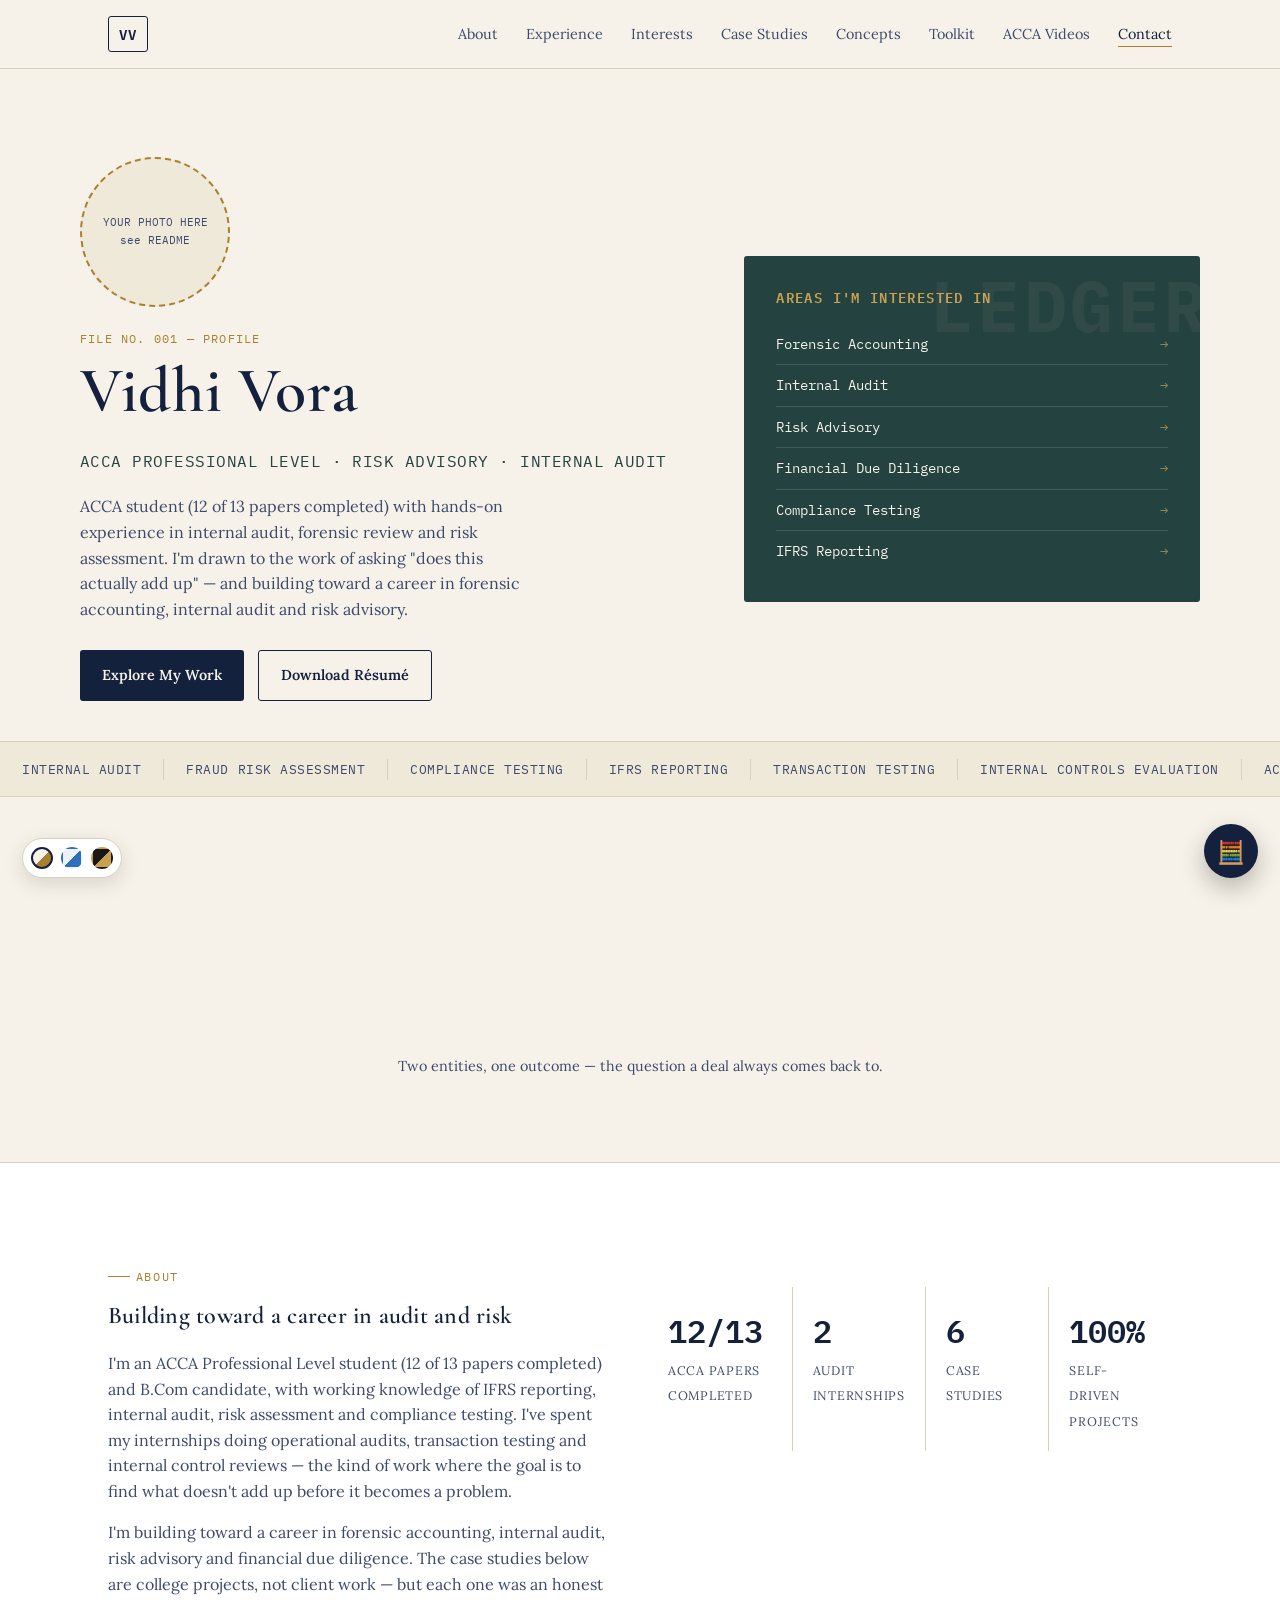
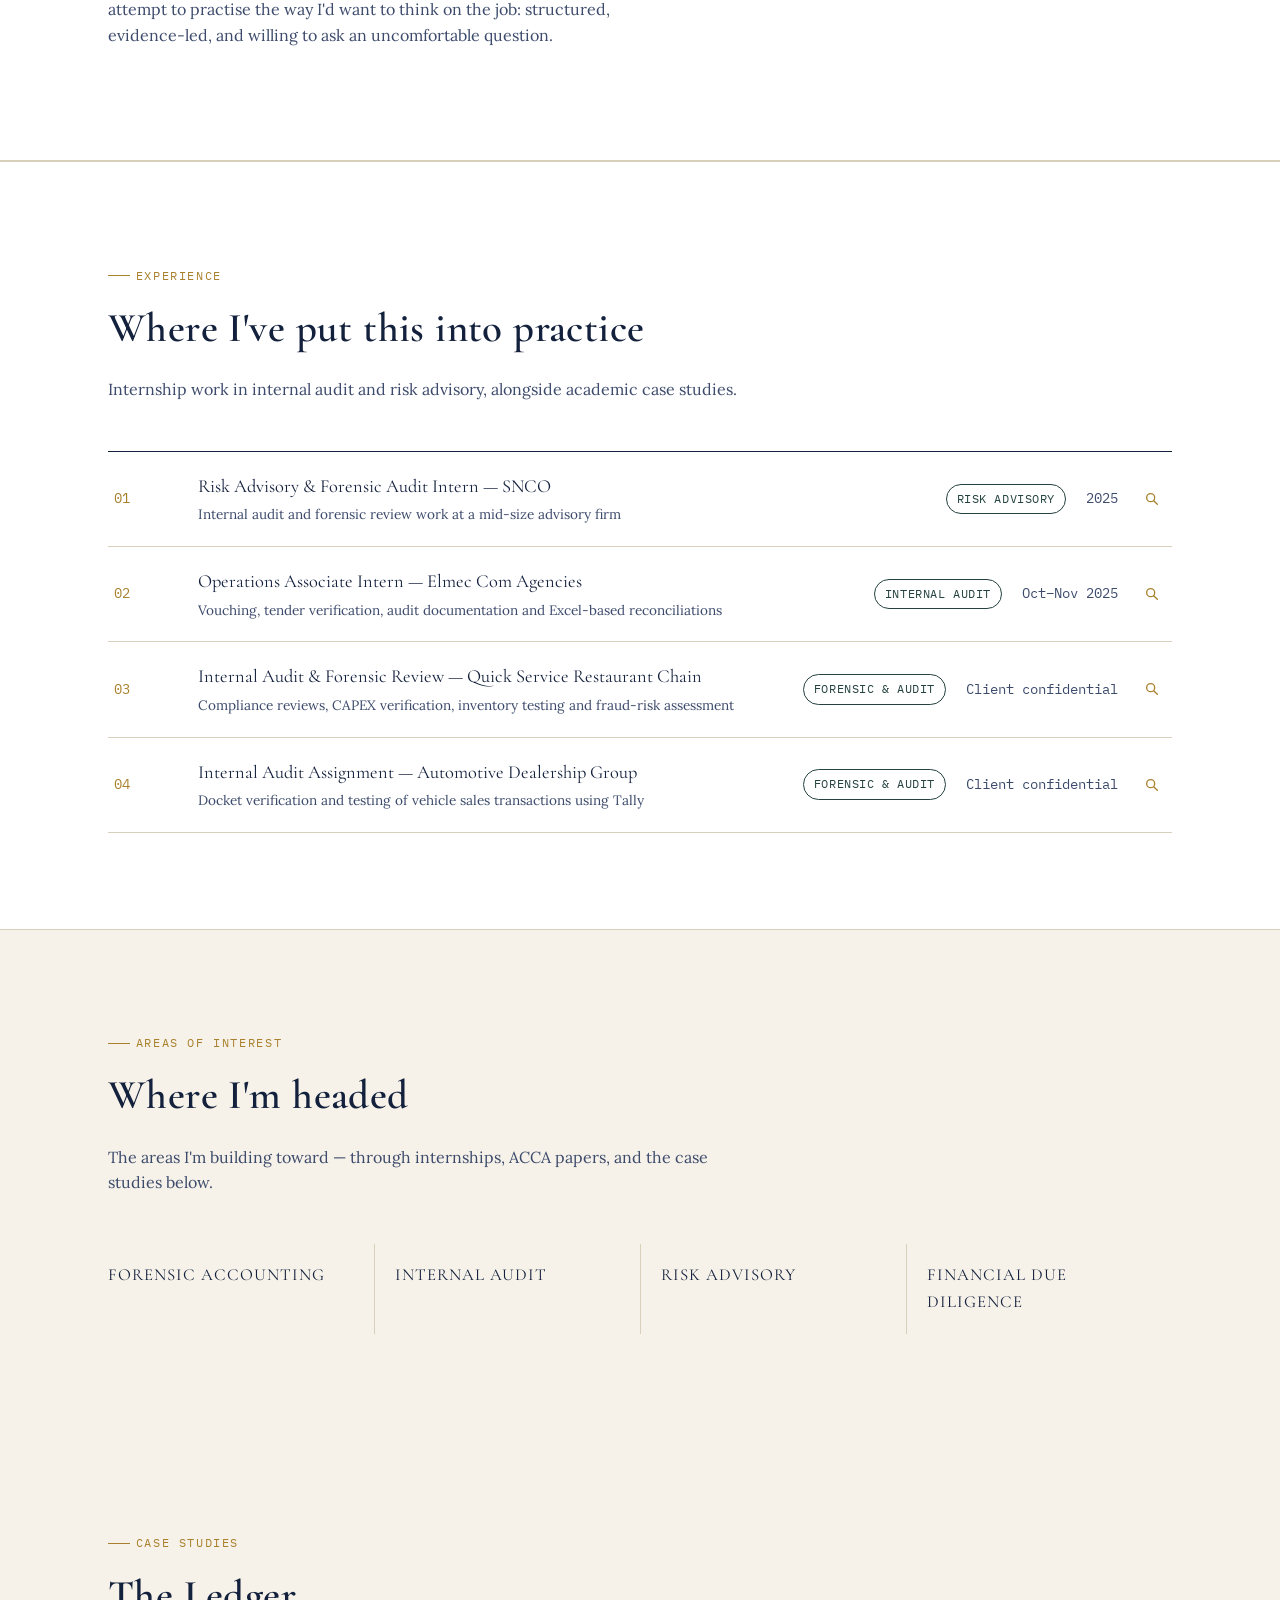
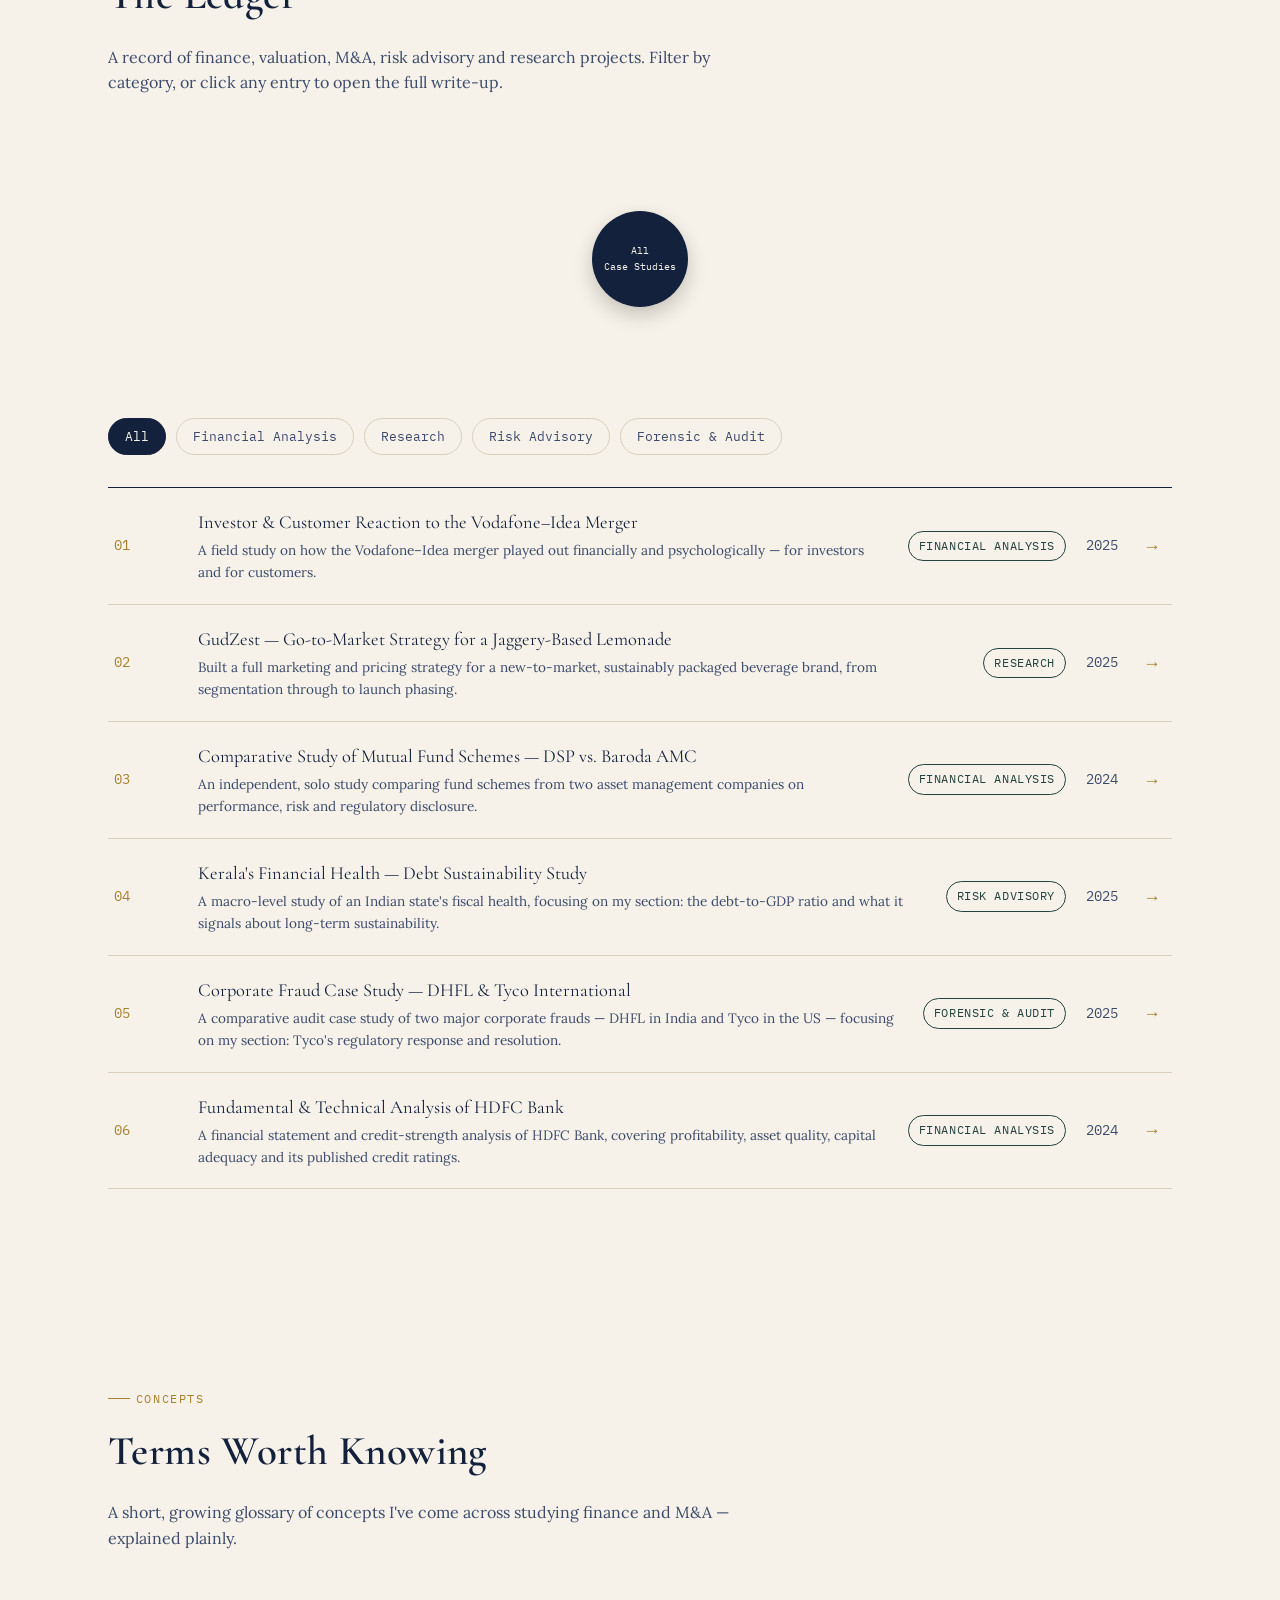
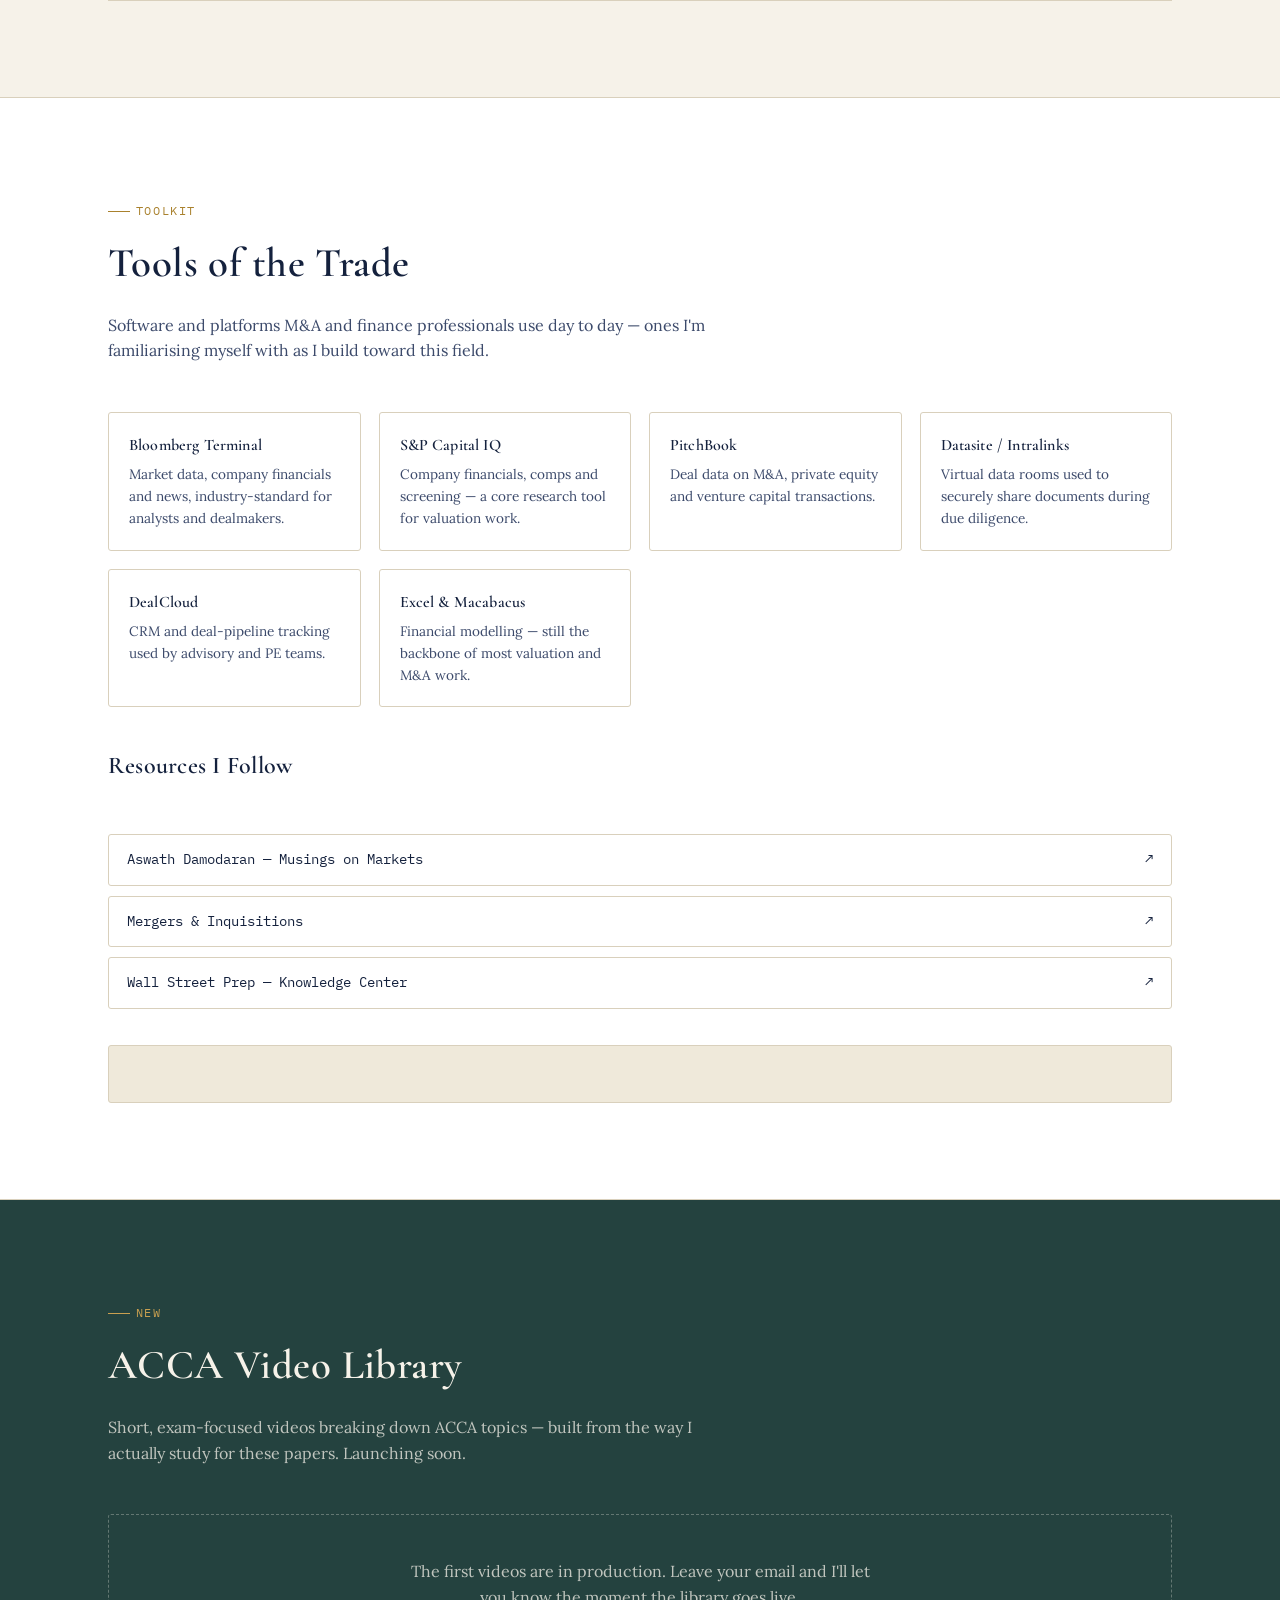
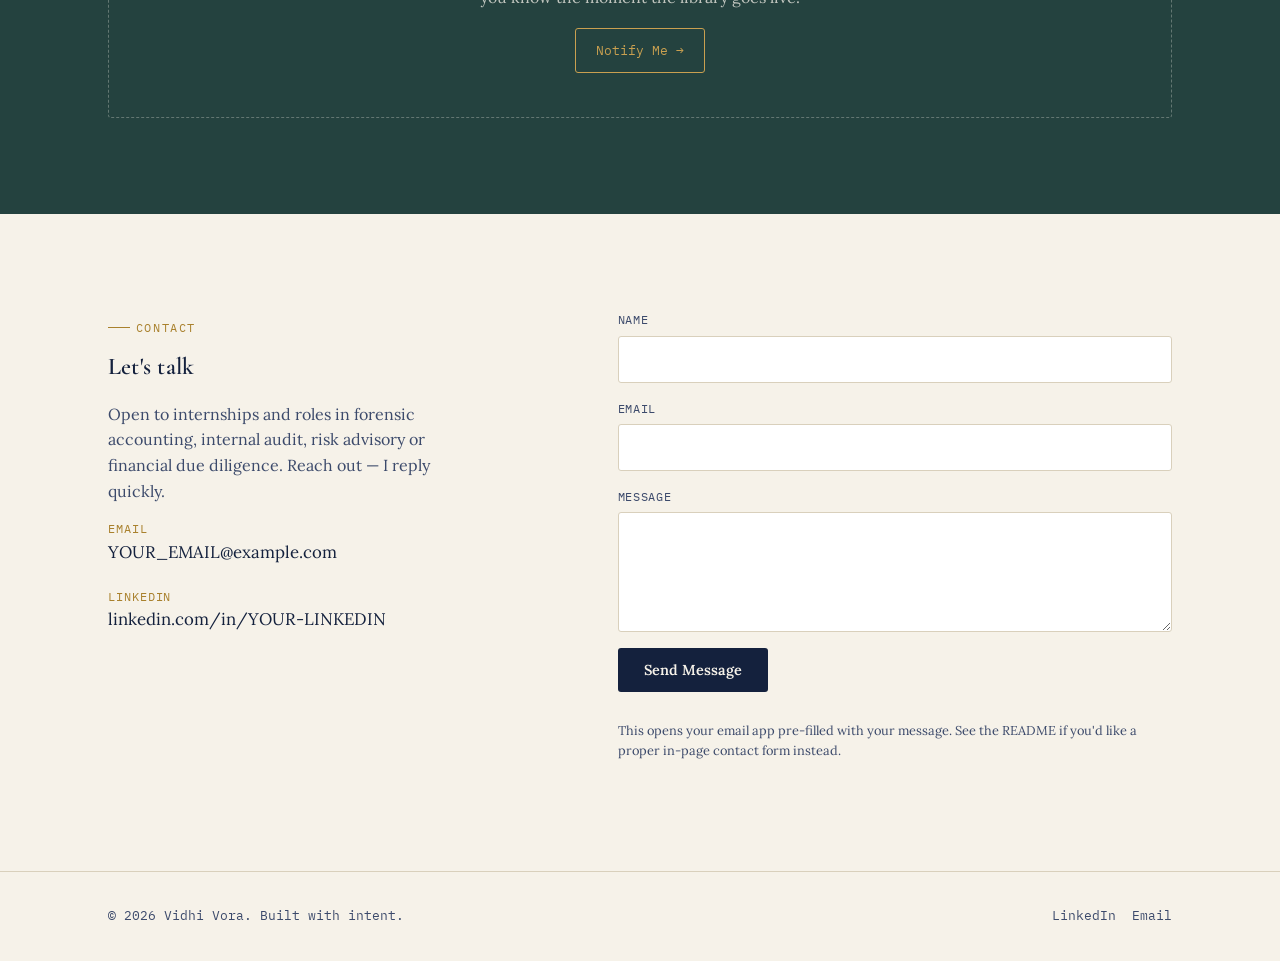
<file: index.html>
<!DOCTYPE html>
<html lang="en">
<head>
<meta charset="UTF-8">
<meta name="viewport" content="width=device-width, initial-scale=1.0">
<title>Vidhi Vora | Risk Advisory, Internal Audit & Forensic Accounting</title>
<meta name="description" content="Vidhi Vora — ACCA student (12/13 papers) building toward a career in forensic accounting, internal audit, risk advisory and financial due diligence.">
 
<link rel="preconnect" href="https://fonts.googleapis.com">
<link rel="preconnect" href="https://fonts.gstatic.com" crossorigin>
<link href="https://fonts.googleapis.com/css2?family=Cormorant+Garamond:ital,wght@0,400;0,500;0,600;0,700;1,500&family=Lora:ital,wght@0,400;0,500;0,600;1,400&family=IBM+Plex+Mono:wght@400;500;600&display=swap" rel="stylesheet">
<link rel="stylesheet" href="style.css">
</head>
<body>
 
<nav class="navbar">
  <div class="nav-inner">
    <a href="#top" class="logo">VV</a>
    <ul class="nav-links">
      <li><a href="#about">About</a></li>
      <li><a href="#experience">Experience</a></li>
      <li><a href="#expertise">Interests</a></li>
      <li><a href="#projects">Case Studies</a></li>
      <li><a href="#concepts">Concepts</a></li>
      <li><a href="#toolkit">Toolkit</a></li>
      <li><a href="#acca-videos">ACCA Videos</a></li>
      <li><a href="#contact">Contact</a></li>
    </ul>
    <button class="nav-toggle" aria-label="Toggle menu"><span></span></button>
  </div>
</nav>
 
<div id="top"></div>
 
<!-- HERO -->
<section class="hero wrap">
  <div class="hero-left">
    <div class="photo-placeholder">YOUR PHOTO HERE<br>see README</div>
    <div class="index-no">FILE NO. 001 — PROFILE</div>
    <h1>Vidhi Vora</h1>
    <h2>ACCA Professional Level · Risk Advisory · Internal Audit</h2>
    <p>
      ACCA student (12 of 13 papers completed) with hands-on experience in
      internal audit, forensic review and risk assessment. I'm drawn to the
      work of asking "does this actually add up" — and building toward a
      career in forensic accounting, internal audit and risk advisory.
    </p>
    <div class="buttons">
      <a href="#projects" class="btn">Explore My Work</a>
      <a href="resume.pdf" class="btn2">Download Résumé</a>
    </div>
  </div>
  <div class="hero-right">
    <div class="finance-card">
      <h3>Areas I'm Interested In</h3>
      <ul>
        <li>Forensic Accounting</li>
        <li>Internal Audit</li>
        <li>Risk Advisory</li>
        <li>Financial Due Diligence</li>
        <li>Compliance Testing</li>
        <li>IFRS Reporting</li>
      </ul>
    </div>
  </div>
</section>
 
<!-- TICKER -->
<div class="ticker">
  <div class="ticker-track">
    <span>INTERNAL AUDIT</span>
    <span>FRAUD RISK ASSESSMENT</span>
    <span>COMPLIANCE TESTING</span>
    <span>IFRS REPORTING</span>
    <span>TRANSACTION TESTING</span>
    <span>INTERNAL CONTROLS EVALUATION</span>
    <span>ACCA — 12/13 PAPERS</span>
    <span>RISK ADVISORY</span>
  </div>
</div>
 
<!-- SIGNATURE MERGE ANIMATION -->
<section class="merge-section reveal" id="merge-anim">
  <div class="wrap">
    <div class="merge-stage" id="merge-stage">
      <div class="merge-block a">ENTITY A</div>
      <div class="merge-block b">ENTITY B</div>
      <div class="merge-result">Combined Value</div>
    </div>
    <p class="merge-caption">Two entities, one outcome — the question a deal always comes back to.</p>
  </div>
</section>
 
<!-- ABOUT -->
<section id="about" class="about">
  <div class="wrap about-grid">
    <div class="reveal">
      <div class="eyebrow">About</div>
      <h2>Building toward a career in audit and risk</h2>
      <p>
        I'm an ACCA Professional Level student (12 of 13 papers completed)
        and B.Com candidate, with working knowledge of IFRS reporting,
        internal audit, risk assessment and compliance testing. I've spent
        my internships doing operational audits, transaction testing and
        internal control reviews — the kind of work where the goal is to
        find what doesn't add up before it becomes a problem.
      </p>
      <p>
        I'm building toward a career in forensic accounting, internal audit,
        risk advisory and financial due diligence. The case studies below are
        college projects, not client work — but each one was an honest attempt
        to practise the way I'd want to think on the job: structured,
        evidence-led, and willing to ask an uncomfortable question.
      </p>
    </div>
    <div class="reveal">
      <div class="stats">
        <div class="stat"><span class="num" data-target="12" data-suffix="/13">0</span><span class="lbl">ACCA Papers Completed</span></div>
        <div class="stat"><span class="num" data-target="2">0</span><span class="lbl">Audit Internships</span></div>
        <div class="stat"><span class="num" data-target="6">0</span><span class="lbl">Case Studies</span></div>
        <div class="stat"><span class="num" data-target="100" data-suffix="%">0</span><span class="lbl">Self-Driven Projects</span></div>
      </div>
    </div>
  </div>
</section>
 
<!-- EXPERIENCE -->
<section id="experience" class="about">
  <div class="wrap">
    <div class="section-head reveal">
      <div class="eyebrow">Experience</div>
      <h2>Where I've put this into practice</h2>
      <p>Internship work in internal audit and risk advisory, alongside academic case studies.</p>
    </div>
    <div class="ledger">
      <div class="ledger-row" style="cursor:default">
        <div class="no">01</div>
        <div class="title">Risk Advisory &amp; Forensic Audit Intern — SNCO<small>Internal audit and forensic review work at a mid-size advisory firm</small></div>
        <div class="tag">Risk Advisory</div>
        <div class="year">2025</div>
        <div class="arrow"><svg viewBox="0 0 24 24" fill="none" stroke-width="2" stroke-linecap="round"><circle cx="10" cy="10" r="6"></circle><line x1="20" y1="20" x2="14.5" y2="14.5"></line></svg></div>
      </div>
      <div class="ledger-row" style="cursor:default">
        <div class="no">02</div>
        <div class="title">Operations Associate Intern — Elmec Com Agencies<small>Vouching, tender verification, audit documentation and Excel-based reconciliations</small></div>
        <div class="tag">Internal Audit</div>
        <div class="year">Oct–Nov 2025</div>
        <div class="arrow"><svg viewBox="0 0 24 24" fill="none" stroke-width="2" stroke-linecap="round"><circle cx="10" cy="10" r="6"></circle><line x1="20" y1="20" x2="14.5" y2="14.5"></line></svg></div>
      </div>
      <div class="ledger-row" style="cursor:default">
        <div class="no">03</div>
        <div class="title">Internal Audit &amp; Forensic Review — Quick Service Restaurant Chain<small>Compliance reviews, CAPEX verification, inventory testing and fraud-risk assessment</small></div>
        <div class="tag">Forensic &amp; Audit</div>
        <div class="year">Client confidential</div>
        <div class="arrow"><svg viewBox="0 0 24 24" fill="none" stroke-width="2" stroke-linecap="round"><circle cx="10" cy="10" r="6"></circle><line x1="20" y1="20" x2="14.5" y2="14.5"></line></svg></div>
      </div>
      <div class="ledger-row" style="cursor:default">
        <div class="no">04</div>
        <div class="title">Internal Audit Assignment — Automotive Dealership Group<small>Docket verification and testing of vehicle sales transactions using Tally</small></div>
        <div class="tag">Forensic &amp; Audit</div>
        <div class="year">Client confidential</div>
        <div class="arrow"><svg viewBox="0 0 24 24" fill="none" stroke-width="2" stroke-linecap="round"><circle cx="10" cy="10" r="6"></circle><line x1="20" y1="20" x2="14.5" y2="14.5"></line></svg></div>
      </div>
    </div>
  </div>
</section>
 
<!-- EXPERTISE -->
<section id="expertise">
  <div class="wrap">
    <div class="section-head reveal">
      <div class="eyebrow">Areas of Interest</div>
      <h2>Where I'm headed</h2>
      <p>The areas I'm building toward — through internships, ACCA papers, and the case studies below.</p>
    </div>
    <div class="stats" style="grid-template-columns:repeat(4,1fr)">
      <div class="stat"><span class="lbl" style="font-family:var(--font-display);font-size:1.05rem;color:var(--ink)">Forensic Accounting</span></div>
      <div class="stat"><span class="lbl" style="font-family:var(--font-display);font-size:1.05rem;color:var(--ink)">Internal Audit</span></div>
      <div class="stat"><span class="lbl" style="font-family:var(--font-display);font-size:1.05rem;color:var(--ink)">Risk Advisory</span></div>
      <div class="stat"><span class="lbl" style="font-family:var(--font-display);font-size:1.05rem;color:var(--ink)">Financial Due Diligence</span></div>
    </div>
  </div>
</section>
 
<!-- PROJECTS / LEDGER -->
<section id="projects">
  <div class="wrap">
    <div class="section-head reveal">
      <div class="eyebrow">Case Studies</div>
      <h2>The Ledger</h2>
      <p>
        A record of finance, valuation, M&amp;A, risk advisory and research
        projects. Filter by category, or click any entry to open the full
        write-up.
      </p>
    </div>
    <div class="wheel-wrap">
      <div class="wheel" id="category-wheel">
        <div class="wheel-center" id="wheel-center">All<br>Case Studies</div>
      </div>
    </div>
    <div class="filters" id="filters"></div>
    <div class="ledger" id="ledger"></div>
  </div>
</section>
 
<!-- CONCEPTS / GLOSSARY -->
<section id="concepts">
  <div class="wrap">
    <div class="section-head reveal">
      <div class="eyebrow">Concepts</div>
      <h2>Terms Worth Knowing</h2>
      <p>A short, growing glossary of concepts I've come across studying finance and M&A — explained plainly.</p>
    </div>
    <div class="accordion reveal" id="accordion"></div>
  </div>
</section>
 
<!-- TOOLKIT & RESOURCES -->
<section id="toolkit" class="about">
  <div class="wrap">
    <div class="section-head reveal">
      <div class="eyebrow">Toolkit</div>
      <h2>Tools of the Trade</h2>
      <p>Software and platforms M&amp;A and finance professionals use day to day — ones I'm familiarising myself with as I build toward this field.</p>
    </div>
    <div class="toolkit-grid reveal">
      <div class="tool-card"><h4>Bloomberg Terminal</h4><p>Market data, company financials and news, industry-standard for analysts and dealmakers.</p></div>
      <div class="tool-card"><h4>S&amp;P Capital IQ</h4><p>Company financials, comps and screening — a core research tool for valuation work.</p></div>
      <div class="tool-card"><h4>PitchBook</h4><p>Deal data on M&amp;A, private equity and venture capital transactions.</p></div>
      <div class="tool-card"><h4>Datasite / Intralinks</h4><p>Virtual data rooms used to securely share documents during due diligence.</p></div>
      <div class="tool-card"><h4>DealCloud</h4><p>CRM and deal-pipeline tracking used by advisory and PE teams.</p></div>
      <div class="tool-card"><h4>Excel &amp; Macabacus</h4><p>Financial modelling — still the backbone of most valuation and M&amp;A work.</p></div>
    </div>
    <div class="section-head reveal">
      <h2 style="font-size:1.5rem">Resources I Follow</h2>
    </div>
    <div class="resource-list reveal">
      <a href="https://aswathdamodaran.blogspot.com/" target="_blank" rel="noopener"><span>Aswath Damodaran — Musings on Markets</span><span>↗</span></a>
      <a href="https://mergersandinquisitions.com/" target="_blank" rel="noopener"><span>Mergers &amp; Inquisitions</span><span>↗</span></a>
      <a href="https://www.wallstreetprep.com/knowledge/" target="_blank" rel="noopener"><span>Wall Street Prep — Knowledge Center</span><span>↗</span></a>
    </div>
 
    <div class="quiz-box reveal" id="quiz-box"></div>
  </div>
</section>
 
 
<section id="acca-videos" class="videos">
  <div class="wrap">
    <div class="section-head reveal">
      <div class="eyebrow">New</div>
      <h2>ACCA Video Library</h2>
      <p>
        Short, exam-focused videos breaking down ACCA topics — built from the
        way I actually study for these papers. Launching soon.
      </p>
    </div>
    <div class="video-grid" id="video-grid" style="display:none"></div>
    <div class="videos-empty" id="videos-empty">
      <p>The first videos are in production. Leave your email and I'll let you know the moment the library goes live.</p>
      <a class="notify-btn" href="mailto:YOUR_EMAIL@example.com?subject=Notify%20me%20about%20ACCA%20videos">Notify Me →</a>
    </div>
  </div>
</section>
 
<!-- CONTACT -->
<section id="contact">
  <div class="wrap contact-grid">
    <div class="contact-info reveal">
      <div class="eyebrow">Contact</div>
      <h2>Let's talk</h2>
      <p style="color:var(--ink-soft); max-width:38ch">
        Open to internships and roles in forensic accounting, internal audit,
        risk advisory or financial due diligence. Reach out — I reply quickly.
      </p>
      <div class="item">
        <div class="lbl">Email</div>
        <a href="mailto:YOUR_EMAIL@example.com">YOUR_EMAIL@example.com</a>
      </div>
      <div class="item">
        <div class="lbl">LinkedIn</div>
        <a href="https://www.linkedin.com/in/YOUR-LINKEDIN" target="_blank" rel="noopener">linkedin.com/in/YOUR-LINKEDIN</a>
      </div>
    </div>
    <form id="contact-form" class="reveal">
      <div class="field">
        <label for="name">Name</label>
        <input type="text" id="name" name="name" required>
      </div>
      <div class="field">
        <label for="email">Email</label>
        <input type="email" id="email" name="email" required>
      </div>
      <div class="field">
        <label for="message">Message</label>
        <textarea id="message" name="message" required></textarea>
      </div>
      <button type="submit" class="submit-btn">Send Message</button>
      <p class="form-note">This opens your email app pre-filled with your message. See the README if you'd like a proper in-page contact form instead.</p>
    </form>
  </div>
</section>
 
<footer>
  <div class="wrap footer-inner">
    <p>© <span id="year"></span> Vidhi Vora. Built with intent.</p>
    <div class="socials">
      <a href="https://www.linkedin.com/in/YOUR-LINKEDIN" target="_blank" rel="noopener">LinkedIn</a>
      <a href="mailto:YOUR_EMAIL@example.com">Email</a>
    </div>
  </div>
</footer>
 
<div class="modal-overlay" id="modal-overlay">
  <div class="modal" id="modal-content"></div>
</div>
 
<!-- THEME SWITCHER -->
<div class="theme-switcher" role="group" aria-label="Colour theme">
  <button class="theme-dot active" data-t="ledger" title="Ledger (default)"></button>
  <button class="theme-dot" data-t="blue" title="Blue Steel"></button>
  <button class="theme-dot" data-t="noir" title="Noir"></button>
</div>
 
<!-- CALCULATOR -->
<button class="calc-toggle" id="calc-toggle" aria-label="Open calculator">🧮</button>
<div class="calc-panel" id="calc-panel">
  <div class="calc-modes">
    <button class="calc-mode-btn active" data-mode="basic">Basic</button>
    <button class="calc-mode-btn" data-mode="scientific">Scientific</button>
  </div>
  <div class="calc-display" id="calc-display">0</div>
  <div class="calc-grid" id="calc-grid"></div>
</div>
 
<script>document.getElementById("year").textContent = new Date().getFullYear();</script>
<script src="projects-data.js"></script>
<script src="videos-data.js"></script>
<script src="script.js"></script>
</body>
</html>
</file>
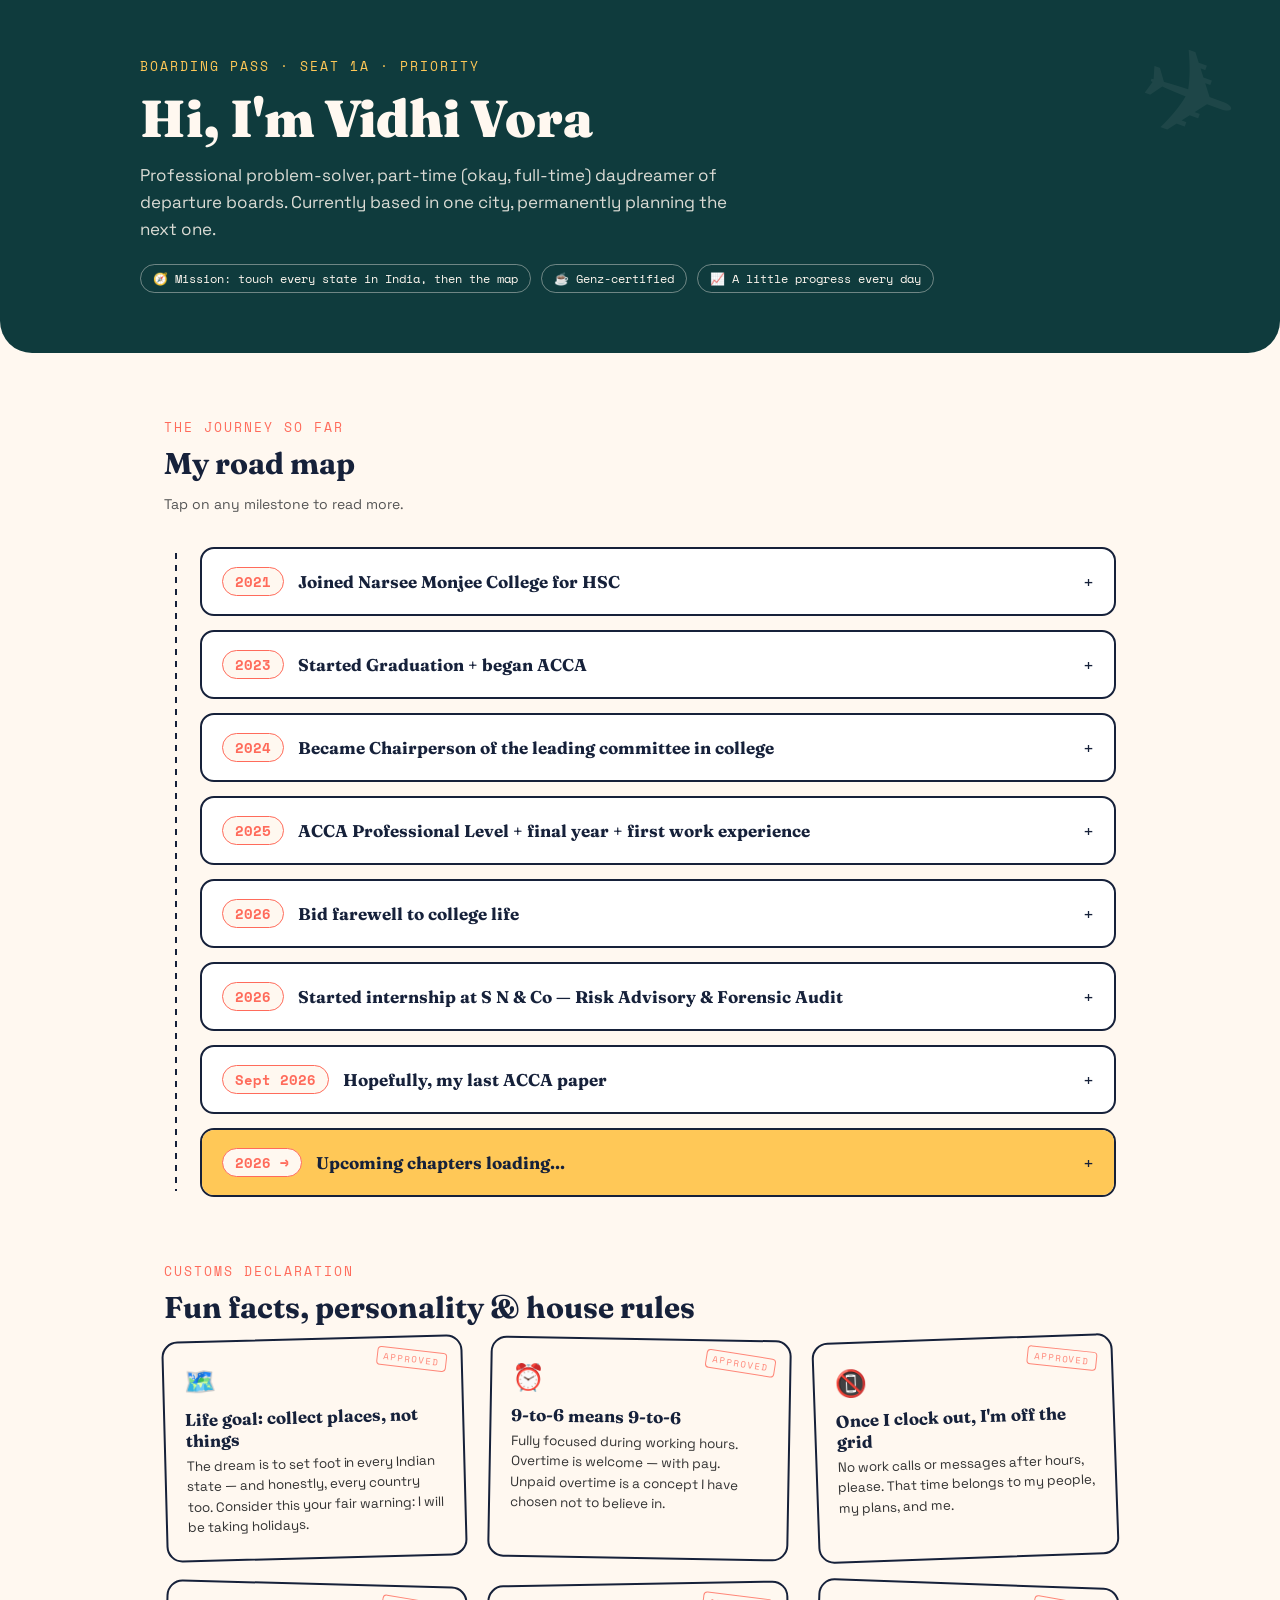
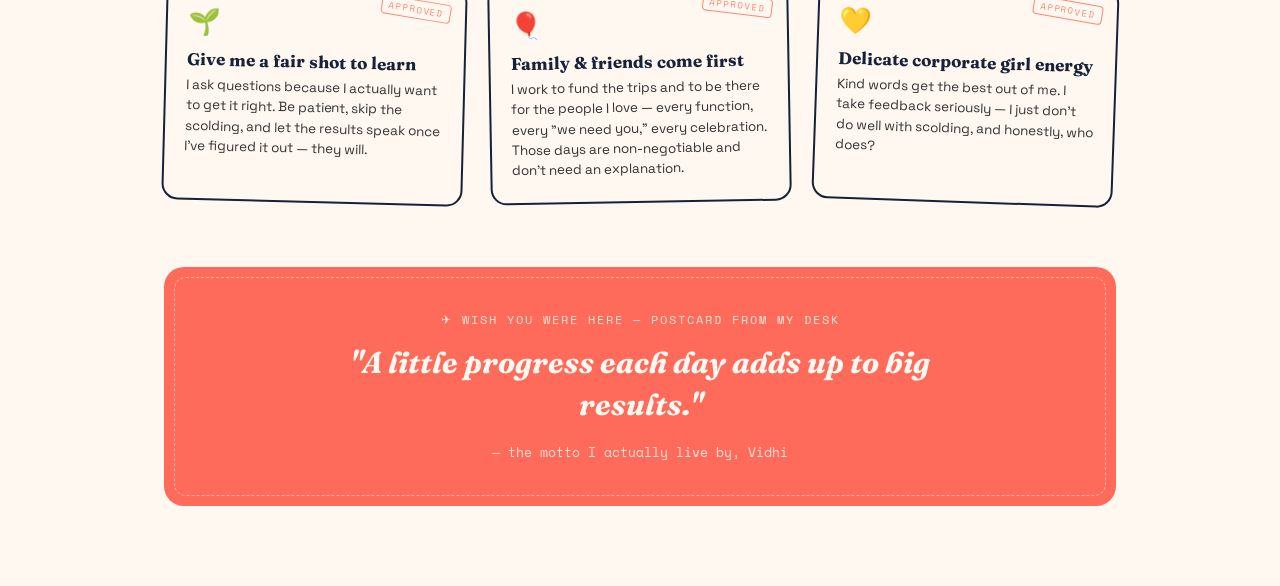
<file: about-me.html>
<!DOCTYPE html>
<html lang="en">
<head>
<meta charset="UTF-8">
<meta name="viewport" content="width=device-width, initial-scale=1.0">
<title>Vidhi Vora — About Me</title>
<style>
  @import url('https://fonts.googleapis.com/css2?family=Fraunces:wght@500;700;900&family=Space+Grotesk:wght@400;500;700&family=Space+Mono:wght@400;700&display=swap');

  :root{
    --teal:#0F3B3D;
    --coral:#FF6B5B;
    --yellow:#FFC857;
    --cream:#FFF8F0;
    --ink:#16213A;
  }
  *{box-sizing:border-box;}
  body{margin:0;background:var(--cream);color:var(--ink);font-family:'Space Grotesk',sans-serif;}
  .wrap{max-width:1000px;margin:0 auto;padding:0 24px 80px;}

  /* ---------- TOP BAR / HERO ---------- */
  .hero{
    background:var(--teal);
    color:var(--cream);
    border-radius:0 0 32px 32px;
    padding:56px 24px 60px;
    position:relative;
    overflow:hidden;
  }
  .hero::before{
    content:"✈";
    position:absolute;
    top:20px; right:40px;
    font-size:120px;
    opacity:0.06;
    transform:rotate(20deg);
  }
  .hero-inner{max-width:1000px;margin:0 auto;position:relative;z-index:1;}
  .eyebrow{
    font-family:'Space Mono',monospace;
    font-size:13px;letter-spacing:2px;text-transform:uppercase;
    color:var(--yellow);margin-bottom:10px;
  }
  .hero h1{
    font-family:'Fraunces',serif;font-weight:900;
    font-size:clamp(32px,5vw,52px);margin:0 0 12px;
  }
  .hero p{font-size:17px;line-height:1.6;color:rgba(255,248,240,0.85);max-width:600px;margin:0;}
  .hero-tags{display:flex;gap:10px;flex-wrap:wrap;margin-top:20px;}
  .hero-tags span{
    font-family:'Space Mono',monospace;font-size:12px;
    border:1px solid rgba(255,248,240,0.4);
    padding:5px 12px;border-radius:20px;
  }

  /* ---------- SECTION LABEL ---------- */
  .section-label{
    font-family:'Space Mono',monospace;font-size:13px;letter-spacing:2px;
    text-transform:uppercase;color:var(--coral);margin:64px 0 8px;
  }
  .section-title{font-family:'Fraunces',serif;font-weight:700;font-size:30px;margin:0 0 12px;}
  .section-sub{font-size:14px;color:#555;margin:0 0 32px;max-width:600px;line-height:1.5;}

  /* ---------- INTERACTIVE TIMELINE ---------- */
  .timeline{position:relative;padding-left:36px;}
  .timeline::before{
    content:"";position:absolute;left:11px;top:6px;bottom:6px;width:2px;
    background:repeating-linear-gradient(180deg,var(--ink) 0 6px,transparent 6px 12px);
  }
  details.stop{
    position:relative;margin-bottom:14px;
    background:#fff;border:2px solid var(--ink);border-radius:14px;
    overflow:hidden;
  }
  details.stop::before{
    content:"";position:absolute;left:-36px;top:22px;
    width:14px;height:14px;border-radius:50%;
    background:var(--yellow);border:2px solid var(--ink);
  }
  details.stop[open]::before{background:var(--coral);}
  details.stop summary{
    list-style:none;cursor:pointer;
    padding:18px 20px;display:flex;align-items:center;gap:14px;
    flex-wrap:wrap;
  }
  details.stop summary::-webkit-details-marker{display:none;}
  .stop-year{
    font-family:'Space Mono',monospace;font-weight:700;font-size:14px;
    color:var(--coral);background:var(--cream);border:1px solid var(--coral);
    border-radius:20px;padding:3px 12px;flex-shrink:0;
  }
  .stop-title{font-family:'Fraunces',serif;font-weight:700;font-size:17px;flex:1;min-width:180px;}
  .stop-toggle{
    font-family:'Space Mono',monospace;font-size:18px;color:var(--ink);
    transition:transform 0.25s ease;flex-shrink:0;
  }
  details.stop[open] .stop-toggle{transform:rotate(45deg);}
  .stop-body{
    padding:0 20px 20px 20px;font-size:14.5px;line-height:1.6;color:#333;
  }
  .stop-body strong{color:var(--ink);}

  /* final "loading" entry */
  details.stop.final summary{background:var(--yellow);}
  details.stop.final::before{background:var(--coral);}

  /* ---------- STAMP GRID (fun facts / personality / boundaries) ---------- */
  .stamp-grid{display:grid;grid-template-columns:repeat(auto-fit,minmax(240px,1fr));gap:24px;}
  .stamp{
    background:var(--cream);
    border:2px solid var(--ink);
    border-radius:16px;
    padding:22px 20px;
    position:relative;
    transform:rotate(var(--r,-1.5deg));
  }
  .stamp:nth-child(2){--r:1deg;}
  .stamp:nth-child(3){--r:-2deg;}
  .stamp:nth-child(4){--r:1.5deg;}
  .stamp:nth-child(5){--r:-1deg;}
  .stamp:nth-child(6){--r:2deg;}
  .stamp::after{
    content:"APPROVED";
    position:absolute;top:12px;right:14px;
    font-family:'Space Mono',monospace;font-size:9px;letter-spacing:1px;
    color:var(--coral);border:1px solid var(--coral);border-radius:4px;
    padding:2px 6px;transform:rotate(8deg);opacity:0.8;
  }
  .stamp .icon{font-size:26px;margin-bottom:10px;display:block;}
  .stamp h3{font-family:'Fraunces',serif;font-size:17px;margin:0 0 6px;}
  .stamp p{font-size:13.5px;line-height:1.5;margin:0;color:#333;}

  /* ---------- QUOTE POSTCARD ---------- */
  .postcard{
    background:var(--coral);color:var(--cream);
    border-radius:20px;padding:44px 32px;
    text-align:center;position:relative;overflow:hidden;
    margin-top:64px;
  }
  .postcard::before{
    content:"";position:absolute;inset:10px;
    border:1.5px dashed rgba(255,248,240,0.5);border-radius:12px;
    pointer-events:none;
  }
  .postcard .mark{font-family:'Space Mono',monospace;font-size:12px;letter-spacing:2px;text-transform:uppercase;opacity:0.85;margin-bottom:14px;}
  .postcard blockquote{
    font-family:'Fraunces',serif;font-weight:700;font-style:italic;
    font-size:clamp(20px,3vw,30px);margin:0;line-height:1.4;max-width:640px;margin:0 auto;
  }
  .postcard .sig{margin-top:16px;font-family:'Space Mono',monospace;font-size:13px;opacity:0.85;}

  @media(max-width:640px){
    .stop-title{font-size:15.5px;}
  }
</style>
</head>
<body>

<!-- ================= TOP BAR / HERO ================= -->
<div class="hero">
  <div class="hero-inner">
    <div class="eyebrow">Boarding pass · Seat 1A · Priority</div>
    <h1>Hi, I'm Vidhi Vora</h1>
    <p>Professional problem-solver, part-time (okay, full-time) daydreamer of departure boards. Currently based in one city, permanently planning the next one.</p>
    <div class="hero-tags">
      <span>🧭 Mission: touch every state in India, then the map</span>
      <span>☕ Genz-certified</span>
      <span>📈 A little progress every day</span>
    </div>
  </div>
</div>

<div class="wrap">

  <!-- ================= INTERACTIVE TIMELINE ================= -->
  <div class="section-label">The journey so far</div>
  <div class="section-title">My road map</div>
  <p class="section-sub">Tap on any milestone to read more.</p>

  <div class="timeline">

    <details class="stop">
      <summary>
        <span class="stop-year">2021</span>
        <span class="stop-title">Joined Narsee Monjee College for HSC</span>
        <span class="stop-toggle">+</span>
      </summary>
      <div class="stop-body">Where the journey properly began — stepping into Narsee Monjee for my higher secondary years.</div>
    </details>

    <details class="stop">
      <summary>
        <span class="stop-year">2023</span>
        <span class="stop-title">Started Graduation + began ACCA</span>
        <span class="stop-toggle">+</span>
      </summary>
      <div class="stop-body">Continued at Narsee Monjee for my graduation, and started my <strong>ACCA</strong> journey alongside it — two things at once, right from the start.</div>
    </details>

    <details class="stop">
      <summary>
        <span class="stop-year">2024</span>
        <span class="stop-title">Became Chairperson of the leading committee in college</span>
        <span class="stop-toggle">+</span>
      </summary>
      <div class="stop-body">Took on a leadership role, heading the college's leading committee — a year of learning how to lead, organise and show up for people.</div>
    </details>

    <details class="stop">
      <summary>
        <span class="stop-year">2025</span>
        <span class="stop-title">ACCA Professional Level + final year + first work experience</span>
        <span class="stop-toggle">+</span>
      </summary>
      <div class="stop-body">
        Started the <strong>Professional Level</strong> of ACCA while soaking up the last year of college life. Picked up some real work experience at <strong>Elmec</strong>, and kept the exam calendar packed.<br><br>
        <strong>Honest note:</strong> this was the toughest exam stretch yet — Narsee Monjee's own college exams were relentless, and balancing them with ACCA papers at the same time meant there was barely a month without an exam to prepare for. Juggling both taught me more about time management than any course ever could.
      </div>
    </details>

    <details class="stop">
      <summary>
        <span class="stop-year">2026</span>
        <span class="stop-title">Bid farewell to college life</span>
        <span class="stop-toggle">+</span>
      </summary>
      <div class="stop-body">Closed the college chapter — years of exams, committees and memories, all wrapped up.</div>
    </details>

    <details class="stop">
      <summary>
        <span class="stop-year">2026</span>
        <span class="stop-title">Started internship at S N &amp; Co — Risk Advisory &amp; Forensic Audit</span>
        <span class="stop-toggle">+</span>
      </summary>
      <div class="stop-body">Stepped into the professional world with an internship in <strong>Risk Advisory and Forensic Audit</strong> at S N &amp; Co — the first real taste of the industry.</div>
    </details>

    <details class="stop">
      <summary>
        <span class="stop-year">Sept 2026</span>
        <span class="stop-title">Hopefully, my last ACCA paper</span>
        <span class="stop-toggle">+</span>
      </summary>
      <div class="stop-body">Fingers crossed — this is set to be the final paper of the ACCA journey that started back in 2023.</div>
    </details>

    <details class="stop final">
      <summary>
        <span class="stop-year">2026 →</span>
        <span class="stop-title">Upcoming chapters loading...</span>
        <span class="stop-toggle">+</span>
      </summary>
      <div class="stop-body">Now looking forward to beginning my professional journey very soon. Thank you for following along this far — the adventurous part is just getting started. 🌍</div>
    </details>

  </div>

  <!-- ================= FUN FACTS / PERSONALITY STAMPS ================= -->
  <div class="section-label">Customs declaration</div>
  <div class="section-title">Fun facts, personality &amp; house rules</div>
  <div class="stamp-grid">
    <div class="stamp">
      <span class="icon">🗺️</span>
      <h3>Life goal: collect places, not things</h3>
      <p>The dream is to set foot in every Indian state — and honestly, every country too. Consider this your fair warning: I will be taking holidays.</p>
    </div>
    <div class="stamp">
      <span class="icon">⏰</span>
      <h3>9-to-6 means 9-to-6</h3>
      <p>Fully focused during working hours. Overtime is welcome — with pay. Unpaid overtime is a concept I have chosen not to believe in.</p>
    </div>
    <div class="stamp">
      <span class="icon">📵</span>
      <h3>Once I clock out, I'm off the grid</h3>
      <p>No work calls or messages after hours, please. That time belongs to my people, my plans, and me.</p>
    </div>
    <div class="stamp">
      <span class="icon">🌱</span>
      <h3>Give me a fair shot to learn</h3>
      <p>I ask questions because I actually want to get it right. Be patient, skip the scolding, and let the results speak once I've figured it out — they will.</p>
    </div>
    <div class="stamp">
      <span class="icon">🎈</span>
      <h3>Family &amp; friends come first</h3>
      <p>I work to fund the trips and to be there for the people I love — every function, every "we need you," every celebration. Those days are non-negotiable and don't need an explanation.</p>
    </div>
    <div class="stamp">
      <span class="icon">💛</span>
      <h3>Delicate corporate girl energy</h3>
      <p>Kind words get the best out of me. I take feedback seriously — I just don't do well with scolding, and honestly, who does?</p>
    </div>
  </div>

  <!-- ================= QUOTE POSTCARD ================= -->
  <div class="postcard">
    <div class="mark">✈ wish you were here — postcard from my desk</div>
    <blockquote>"A little progress each day adds up to big results."</blockquote>
    <div class="sig">— the motto I actually live by, Vidhi</div>
  </div>

</div>

</body>
</html>
</file>
<file: style.css>
/* ============================================================
   VIDHI VORA — FINANCE PORTFOLIO
   Design language: "The Ledger" — ink, paper and brass.
   Inspired by traditional advisory letterheads and the numbered
   discipline of a general ledger, rendered for the web.
   ============================================================ */
 
:root{
  --paper:      #F6F2E9;
  --paper-dim:  #EFE9DA;
  --ink:        #14213D;
  --ink-soft:   #3C4A6B;
  --teal:       #24423F;
  --teal-dim:   #1B3230;
  --brass:      #A9812D;
  --brass-lt:   #C9A050;
  --line:       #D9D0BC;
  --card:       #FFFFFF;
  --danger:     #8C2F2F;
 
  --font-display: "Cormorant Garamond", Georgia, serif;
  --font-body:    "Lora", Georgia, serif;
  --font-mono:    "IBM Plex Mono", "Courier New", monospace;
 
  --max: 1120px;
  --radius: 3px;
}
 
*{ box-sizing:border-box; }
html{ scroll-behavior:smooth; }
 
@media (prefers-reduced-motion: reduce){
  html{ scroll-behavior:auto; }
  *{ animation-duration:0.001ms !important; animation-iteration-count:1 !important; transition-duration:0.001ms !important; }
}
 
body{
  margin:0;
  background:var(--paper);
  color:var(--ink);
  font-family:var(--font-body);
  line-height:1.6;
  -webkit-font-smoothing:antialiased;
}
 
a{ color:inherit; text-decoration:none; }
img{ max-width:100%; display:block; }
button{ font-family:inherit; cursor:pointer; }
 
.wrap{ max-width:var(--max); margin:0 auto; padding:0 28px; }
 
h1,h2,h3,h4{ font-family:var(--font-display); color:var(--ink); margin:0 0 .4em; font-weight:600; letter-spacing:.01em; }
.hero h1{ font-weight:600; }
 
.eyebrow{
  font-family:var(--font-mono);
  font-size:.72rem;
  letter-spacing:.14em;
  text-transform:uppercase;
  color:var(--brass);
  display:inline-flex;
  align-items:center;
  gap:.5em;
  margin-bottom:.9em;
}
.eyebrow::before{
  content:"";
  width:22px; height:1px;
  background:var(--brass);
  display:inline-block;
}
 
/* ---------- Focus ---------- */
a:focus-visible, button:focus-visible, input:focus-visible, textarea:focus-visible{
  outline:2px solid var(--brass);
  outline-offset:3px;
}
 
/* ---------- Nav ---------- */
.navbar{
  position:sticky; top:0; z-index:100;
  background:rgba(246,242,233,.92);
  backdrop-filter:blur(6px);
  border-bottom:1px solid var(--line);
}
.nav-inner{
  max-width:var(--max); margin:0 auto; padding:16px 28px;
  display:flex; align-items:center; justify-content:space-between;
}
.logo{
  font-family:var(--font-mono); font-weight:600; letter-spacing:.06em;
  border:1px solid var(--ink); padding:6px 10px; border-radius:var(--radius);
  font-size:.85rem;
}
.nav-links{ list-style:none; display:flex; gap:28px; margin:0; padding:0; }
.nav-links a{
  font-size:.9rem; color:var(--ink-soft); position:relative; padding:4px 0;
  transition:color .2s;
}
.nav-links a::after{
  content:""; position:absolute; left:0; bottom:0; width:0; height:1px;
  background:var(--brass); transition:width .25s;
}
.nav-links a:hover, .nav-links a.active{ color:var(--ink); }
.nav-links a:hover::after, .nav-links a.active::after{ width:100%; }
 
.nav-toggle{
  display:none; background:none; border:1px solid var(--ink); border-radius:var(--radius);
  width:38px; height:34px; position:relative;
}
.nav-toggle span, .nav-toggle span::before, .nav-toggle span::after{
  content:""; position:absolute; left:8px; right:8px; height:1.5px; background:var(--ink); transition:.25s;
}
.nav-toggle span{ top:16px; }
.nav-toggle span::before{ top:-6px; }
.nav-toggle span::after{ top:6px; }
.nav-toggle.open span{ background:transparent; }
.nav-toggle.open span::before{ transform:rotate(45deg); top:0; }
.nav-toggle.open span::after{ transform:rotate(-45deg); top:0; }
 
/* ---------- Hero ---------- */
.hero{
  padding:88px 0 40px;
  display:grid; grid-template-columns:1.15fr .85fr; gap:48px; align-items:center;
}
.hero .index-no{
  font-family:var(--font-mono); font-size:.75rem; color:var(--brass); letter-spacing:.1em;
}
.hero h1{
  font-size:clamp(2.6rem, 5vw, 4.2rem); line-height:1.02; margin-top:10px;
}
.hero h2{
  font-family:var(--font-mono); font-weight:400; font-size:1rem; letter-spacing:.03em;
  color:var(--teal); margin-bottom:20px; text-transform:uppercase;
}
.hero p{ max-width:46ch; color:var(--ink-soft); }
 
.buttons{ display:flex; gap:14px; margin-top:28px; flex-wrap:wrap; }
.btn, .btn2{
  display:inline-flex; align-items:center; gap:8px;
  padding:13px 22px; border-radius:var(--radius); font-size:.9rem; font-weight:600;
  transition:transform .18s, box-shadow .18s, background .2s;
}
.btn{ background:var(--ink); color:var(--paper); }
.btn:hover{ transform:translateY(-2px); box-shadow:0 8px 18px rgba(20,33,61,.25); }
.btn2{ border:1px solid var(--ink); color:var(--ink); }
.btn2:hover{ transform:translateY(-2px); background:var(--ink); color:var(--paper); }
 
.finance-card{
  background:var(--teal); color:var(--paper); border-radius:var(--radius);
  padding:30px 32px; position:relative; overflow:hidden;
}
.finance-card::before{
  content:"LEDGER"; position:absolute; right:-10px; top:-8px;
  font-family:var(--font-mono); font-size:4.5rem; font-weight:700;
  color:rgba(246,242,233,.05); letter-spacing:.05em;
}
.finance-card h3{
  color:var(--brass-lt); font-family:var(--font-mono); font-size:.85rem;
  letter-spacing:.1em; text-transform:uppercase; margin-bottom:16px;
}
.finance-card ul{ list-style:none; margin:0; padding:0; }
.finance-card li{
  font-family:var(--font-mono); font-size:.88rem; padding:9px 0;
  border-bottom:1px solid rgba(246,242,233,.14);
  display:flex; justify-content:space-between;
}
.finance-card li:last-child{ border-bottom:none; }
.finance-card li::after{ content:"→"; color:var(--brass-lt); opacity:.7; }
 
/* ---------- Ticker (skills marquee) ---------- */
.ticker{
  border-top:1px solid var(--line); border-bottom:1px solid var(--line);
  background:var(--paper-dim); overflow:hidden; white-space:nowrap; padding:14px 0;
}
.ticker-track{
  display:inline-flex; gap:0; animation:scroll-left 32s linear infinite;
}
.ticker span{
  font-family:var(--font-mono); font-size:.82rem; letter-spacing:.04em;
  padding:0 22px; color:var(--ink-soft); border-right:1px solid var(--line);
}
@keyframes scroll-left{
  from{ transform:translateX(0); }
  to{ transform:translateX(-50%); }
}
 
/* ---------- Section shell ---------- */
section{ padding:96px 0; }
.section-head{ max-width:640px; margin-bottom:48px; }
.section-head h2{ font-size:clamp(1.9rem,3.2vw,2.6rem); }
.section-head p{ color:var(--ink-soft); }
 
/* reveal animation */
.reveal{ opacity:0; transform:translateY(22px); transition:opacity .7s ease, transform .7s ease; }
.reveal.in{ opacity:1; transform:none; }
 
/* ---------- About / Stats ---------- */
.about{ background:var(--card); border-top:1px solid var(--line); border-bottom:1px solid var(--line); }
.about-grid{ display:grid; grid-template-columns:1fr 1fr; gap:56px; align-items:start; }
.about-grid p{ color:var(--ink-soft); }
.stats{ display:grid; grid-template-columns:repeat(4,1fr); gap:0; margin-top:28px; }
.stat{ padding:18px 20px 18px 0; border-left:1px solid var(--line); padding-left:20px; }
.stat:first-child{ border-left:none; padding-left:0; }
.stat .num{
  font-family:var(--font-mono); font-size:2rem; color:var(--ink); font-weight:600; display:block;
}
.stat .lbl{ font-size:.78rem; color:var(--ink-soft); text-transform:uppercase; letter-spacing:.06em; }
 
/* ---------- Projects: the Ledger ---------- */
.filters{ display:flex; flex-wrap:wrap; gap:10px; margin-bottom:32px; }
.filter-btn{
  background:none; border:1px solid var(--line); color:var(--ink-soft);
  padding:9px 16px; border-radius:20px; font-size:.82rem; font-family:var(--font-mono);
  transition:all .2s;
}
.filter-btn:hover{ border-color:var(--brass); color:var(--ink); }
.filter-btn.active{ background:var(--ink); border-color:var(--ink); color:var(--paper); }
 
.ledger{ border-top:1px solid var(--ink); }
.ledger-row{
  display:grid; grid-template-columns:64px 1fr auto auto 28px;
  align-items:center; gap:20px;
  padding:20px 6px; border-bottom:1px solid var(--line);
  cursor:pointer; transition:background .2s;
}
.ledger-row:hover{ background:var(--paper-dim); }
.ledger-row[style*="cursor:default"]:hover{ background:transparent; }
.ledger-row .no{ font-family:var(--font-mono); color:var(--brass); font-size:.85rem; }
.ledger-row .title{ font-family:var(--font-display); font-size:1.15rem; }
.ledger-row .title small{
  display:block; font-family:var(--font-body); font-size:.85rem; color:var(--ink-soft); font-weight:400; margin-top:3px;
}
.tag{
  font-family:var(--font-mono); font-size:.72rem; letter-spacing:.05em; text-transform:uppercase;
  border:1px solid var(--teal); color:var(--teal); padding:5px 10px; border-radius:20px; white-space:nowrap;
}
.year{ font-family:var(--font-mono); font-size:.85rem; color:var(--ink-soft); }
.arrow{ color:var(--brass); font-size:1.1rem; transition:transform .2s; }
.ledger-row:hover .arrow{ transform:translateX(4px); }
 
.ledger-empty{
  padding:40px 6px; color:var(--ink-soft); font-family:var(--font-mono); font-size:.9rem;
}
 
/* ---------- Modal ---------- */
.modal-overlay{
  position:fixed; inset:0; background:rgba(20,33,61,.55);
  display:flex; align-items:center; justify-content:center; padding:24px;
  opacity:0; pointer-events:none; transition:opacity .25s; z-index:200;
}
.modal-overlay.open{ opacity:1; pointer-events:auto; }
.modal{
  background:var(--card); max-width:640px; width:100%; max-height:86vh; overflow-y:auto;
  border-radius:var(--radius); padding:40px; position:relative;
  transform:translateY(16px); transition:transform .25s;
}
.modal-overlay.open .modal{ transform:translateY(0); }
.modal-close{
  position:absolute; top:18px; right:18px; background:none; border:none; font-size:1.4rem; color:var(--ink-soft);
  line-height:1;
}
.modal .tag{ margin-bottom:14px; display:inline-block; }
.modal h3{ font-size:1.6rem; }
.modal .meta{ font-family:var(--font-mono); font-size:.8rem; color:var(--brass); margin-bottom:18px; }
.modal ul{ padding-left:20px; color:var(--ink-soft); }
.modal ul li{ margin-bottom:8px; }
.modal .modal-link{
  display:inline-block; margin-top:20px; font-family:var(--font-mono); font-size:.85rem;
  border-bottom:1px solid var(--brass); color:var(--ink);
}
 
/* ---------- ACCA video library (future) ---------- */
.videos{ background:var(--teal); color:var(--paper); }
.videos .section-head h2{ color:var(--paper); }
.videos .section-head p{ color:rgba(246,242,233,.75); }
.videos .eyebrow{ color:var(--brass-lt); }
.videos .eyebrow::before{ background:var(--brass-lt); }
.video-grid{ display:grid; grid-template-columns:repeat(auto-fit,minmax(240px,1fr)); gap:20px; }
.video-card{
  background:rgba(246,242,233,.06); border:1px solid rgba(246,242,233,.16);
  border-radius:var(--radius); padding:26px; position:relative;
}
.video-card .badge{
  position:absolute; top:18px; right:18px; font-family:var(--font-mono); font-size:.65rem;
  letter-spacing:.08em; text-transform:uppercase; color:var(--brass-lt); border:1px solid var(--brass-lt);
  padding:3px 8px; border-radius:12px;
}
.video-card h4{ color:var(--paper); font-size:1.05rem; padding-right:70px; }
.video-card p{ color:rgba(246,242,233,.7); font-size:.9rem; }
.videos-empty{
  border:1px dashed rgba(246,242,233,.3); border-radius:var(--radius); padding:44px 32px; text-align:center;
}
.videos-empty p{ color:rgba(246,242,233,.75); max-width:46ch; margin:0 auto 18px; }
.notify-btn{
  display:inline-block; border:1px solid var(--brass-lt); color:var(--brass-lt);
  padding:11px 20px; border-radius:var(--radius); font-family:var(--font-mono); font-size:.82rem;
  transition:all .2s;
}
.notify-btn:hover{ background:var(--brass-lt); color:var(--teal-dim); }
 
/* ---------- Contact ---------- */
.contact-grid{ display:grid; grid-template-columns:.9fr 1.1fr; gap:56px; }
.contact-info .item{ margin-bottom:22px; }
.contact-info .lbl{
  font-family:var(--font-mono); font-size:.72rem; letter-spacing:.08em; text-transform:uppercase; color:var(--brass);
}
.contact-info a{ font-size:1.05rem; }
form{ display:grid; gap:16px; }
.field{ display:grid; gap:6px; }
.field label{ font-family:var(--font-mono); font-size:.75rem; text-transform:uppercase; letter-spacing:.06em; color:var(--ink-soft); }
input, textarea{
  border:1px solid var(--line); background:var(--card); border-radius:var(--radius);
  padding:13px 14px; font-family:var(--font-body); font-size:.95rem; color:var(--ink);
}
textarea{ resize:vertical; min-height:120px; }
.submit-btn{
  justify-self:start; background:var(--ink); color:var(--paper); border:none;
  padding:13px 26px; border-radius:var(--radius); font-weight:600; font-size:.9rem;
}
.submit-btn:hover{ background:var(--teal); }
.form-note{ font-size:.8rem; color:var(--ink-soft); }
 
/* ---------- Footer ---------- */
footer{ border-top:1px solid var(--line); padding:34px 0; }
.footer-inner{ display:flex; justify-content:space-between; align-items:center; flex-wrap:wrap; gap:14px; }
.footer-inner p{ font-family:var(--font-mono); font-size:.8rem; color:var(--ink-soft); margin:0; }
.socials{ display:flex; gap:16px; }
.socials a{ font-family:var(--font-mono); font-size:.8rem; color:var(--ink-soft); border-bottom:1px solid transparent; }
.socials a:hover{ color:var(--ink); border-color:var(--brass); }
 
/* ---------- Responsive ---------- */
@media (max-width:860px){
  .hero{ grid-template-columns:1fr; padding-top:64px; }
  .about-grid, .contact-grid{ grid-template-columns:1fr; gap:34px; }
  .stats{ grid-template-columns:repeat(2,1fr); row-gap:20px; }
  .nav-links{
    position:fixed; top:67px; left:0; right:0; background:var(--paper);
    flex-direction:column; padding:20px 28px; gap:0; border-bottom:1px solid var(--line);
    transform:translateY(-140%); transition:transform .3s; z-index:99;
  }
  .nav-links.open{ transform:translateY(0); }
  .nav-links li{ border-bottom:1px solid var(--line); }
  .nav-links a{ display:block; padding:14px 0; }
  .nav-toggle{ display:block; }
  .ledger-row{ grid-template-columns:36px 1fr; row-gap:8px; }
  .ledger-row .tag, .ledger-row .year, .ledger-row .arrow{ grid-column:2; justify-self:start; }
}
 
/* ============================================================
   THEME SYSTEM — color palette switcher
   Default (no attribute) = "Ledger" warm/brass theme already above.
   ============================================================ */
html[data-theme="blue"]{
  --paper: #EEF2F7; --paper-dim: #E2E9F1; --ink:#0F2748; --ink-soft:#3E5578;
  --teal:#12325C; --teal-dim:#0C233F; --brass:#2E6FBB; --brass-lt:#5B93D4; --line:#CBD8E6;
}
html[data-theme="noir"]{
  --paper:#181818; --paper-dim:#222222; --ink:#F2F2F2; --ink-soft:#B7B7B7;
  --teal:#2A2A2A; --teal-dim:#1C1C1C; --brass:#C9A050; --brass-lt:#E0BD74; --line:#3A3A3A;
  --card:#212121;
}
html[data-theme="noir"] .navbar{ background:rgba(24,24,24,.92); }
html[data-theme="noir"] input, html[data-theme="noir"] textarea{ background:#242424; color:#eee; }
 
.theme-switcher{
  position:fixed; bottom:22px; left:22px; z-index:150;
  display:flex; gap:8px; background:var(--card); border:1px solid var(--line);
  padding:8px; border-radius:24px; box-shadow:0 6px 20px rgba(0,0,0,.12);
}
.theme-dot{
  width:22px; height:22px; border-radius:50%; border:2px solid transparent; cursor:pointer;
  transition:transform .2s, border-color .2s;
}
.theme-dot:hover{ transform:scale(1.15); }
.theme-dot.active{ border-color:var(--ink); }
.theme-dot[data-t="ledger"]{ background:linear-gradient(135deg,#F6F2E9 50%, #A9812D 50%); }
.theme-dot[data-t="blue"]{ background:linear-gradient(135deg,#EEF2F7 50%, #2E6FBB 50%); }
.theme-dot[data-t="noir"]{ background:linear-gradient(135deg,#181818 50%, #C9A050 50%); }
 
/* ============================================================
   PROFILE PHOTO BADGE
   ============================================================ */
.photo-badge{
  width:150px; height:150px; border-radius:50%; overflow:hidden; margin-bottom:22px;
  border:3px solid var(--brass); box-shadow:0 10px 28px rgba(20,33,61,.18);
  position:relative; transform:rotate(-2deg); transition:transform .35s;
}
.photo-badge:hover{ transform:rotate(0deg) scale(1.04); }
.photo-badge img{ width:100%; height:100%; object-fit:cover; }
.photo-badge::after{
  content:""; position:absolute; inset:0; border-radius:50%;
  background:linear-gradient(120deg, rgba(255,255,255,.35), rgba(255,255,255,0) 60%);
  opacity:0; transition:opacity .35s;
}
.photo-badge:hover::after{ opacity:1; }
.photo-placeholder{
  width:150px; height:150px; border-radius:50%; margin-bottom:22px;
  border:2px dashed var(--brass); display:flex; align-items:center; justify-content:center;
  font-family:var(--font-mono); font-size:.7rem; color:var(--ink-soft); text-align:center; padding:10px;
  background:var(--paper-dim);
}
 
/* ============================================================
   MAGNIFYING-GLASS "arrow" (replaces plain arrow character)
   ============================================================ */
.arrow{ display:inline-flex; align-items:center; justify-content:center; }
.arrow svg{ width:16px; height:16px; stroke:var(--brass); transition:transform .25s; }
.ledger-row:hover .arrow svg{ transform:scale(1.2) rotate(-8deg); }
 
/* ============================================================
   MERGE / "FLYING IN & ATTACHING" SIGNATURE ANIMATION
   ============================================================ */
.merge-section{ padding:70px 0; overflow:hidden; }
.merge-stage{
  position:relative; height:170px; max-width:640px; margin:0 auto;
  display:flex; align-items:center; justify-content:center;
}
.merge-block{
  position:absolute; width:150px; height:110px; border-radius:8px;
  display:flex; align-items:center; justify-content:center;
  font-family:var(--font-mono); font-size:.75rem; letter-spacing:.06em; text-transform:uppercase;
  color:var(--paper); opacity:0; box-shadow:0 12px 26px rgba(0,0,0,.15);
}
.merge-block.a{ background:var(--teal); left:0; transform:translateX(-140px); }
.merge-block.b{ background:var(--ink); right:0; transform:translateX(140px); }
.merge-result{
  position:absolute; width:190px; height:130px; border-radius:8px; background:var(--brass);
  display:flex; align-items:center; justify-content:center; color:#fff; opacity:0; transform:scale(.6);
  font-family:var(--font-display); font-size:1.1rem; font-weight:600; box-shadow:0 16px 34px rgba(0,0,0,.2);
}
.merge-stage.play .merge-block.a{ animation: flyInA 1s cubic-bezier(.2,.7,.3,1) forwards; }
.merge-stage.play .merge-block.b{ animation: flyInB 1s cubic-bezier(.2,.7,.3,1) forwards; }
.merge-stage.play .merge-result{ animation: mergeResult .6s ease-out .95s forwards; }
@keyframes flyInA{ 0%{ opacity:0; transform:translateX(-140px) rotate(-8deg);} 70%{opacity:1;} 100%{ opacity:0; transform:translateX(-14px) rotate(0);} }
@keyframes flyInB{ 0%{ opacity:0; transform:translateX(140px) rotate(8deg);} 70%{opacity:1;} 100%{ opacity:0; transform:translateX(14px) rotate(0);} }
@keyframes mergeResult{ from{ opacity:0; transform:scale(.6);} to{ opacity:1; transform:scale(1);} }
.merge-caption{ text-align:center; color:var(--ink-soft); font-size:.9rem; margin-top:18px; }
 
/* ============================================================
   CATEGORY WHEEL
   ============================================================ */
.wheel-wrap{ display:flex; justify-content:center; margin-bottom:44px; }
.wheel{ position:relative; width:230px; height:230px; }
.wheel-center{
  position:absolute; inset:0; margin:auto; width:96px; height:96px; border-radius:50%;
  background:var(--ink); color:var(--paper); display:flex; align-items:center; justify-content:center;
  font-family:var(--font-mono); font-size:.62rem; text-align:center; padding:8px; z-index:2;
  box-shadow:0 8px 20px rgba(0,0,0,.2);
}
.wheel-item{
  position:absolute; width:58px; height:58px; border-radius:50%; background:var(--card);
  border:2px solid var(--line); display:flex; align-items:center; justify-content:center;
  cursor:pointer; transition:transform .25s, border-color .25s, background .25s;
  box-shadow:0 6px 14px rgba(0,0,0,.08);
}
.wheel-item svg{ width:24px; height:24px; stroke:var(--ink-soft); transition:stroke .25s; }
.wheel-item:hover{ transform:scale(1.12); border-color:var(--brass); }
.wheel-item.active{ background:var(--brass); border-color:var(--brass); }
.wheel-item.active svg{ stroke:#fff; }
/* fixed positions for up to 5 items around the circle */
.wheel-item:nth-child(1){ top:0; left:50%; transform:translateX(-50%); }
.wheel-item:nth-child(2){ top:28%; right:-6px; }
.wheel-item:nth-child(3){ bottom:6%; right:20%; }
.wheel-item:nth-child(4){ bottom:6%; left:20%; }
.wheel-item:nth-child(5){ top:28%; left:-6px; }
 
/* ============================================================
   CONCEPTS / GLOSSARY ACCORDION
   ============================================================ */
.accordion{ border-top:1px solid var(--line); }
.acc-item{ border-bottom:1px solid var(--line); }
.acc-head{
  width:100%; text-align:left; background:none; border:none; padding:20px 4px;
  display:flex; justify-content:space-between; align-items:center; cursor:pointer;
  font-family:var(--font-display); font-size:1.15rem; color:var(--ink);
}
.acc-head .plus{ font-family:var(--font-mono); color:var(--brass); font-size:1.3rem; transition:transform .25s; }
.acc-item.open .acc-head .plus{ transform:rotate(45deg); }
.acc-body{ max-height:0; overflow:hidden; transition:max-height .35s ease; }
.acc-item.open .acc-body{ max-height:400px; }
.acc-body p{ padding:0 4px 20px; color:var(--ink-soft); max-width:70ch; }
 
/* ============================================================
   TOOLKIT — tools & resources
   ============================================================ */
.toolkit-grid{ display:grid; grid-template-columns:repeat(auto-fit,minmax(220px,1fr)); gap:18px; margin-bottom:40px; }
.tool-card{
  background:var(--card); border:1px solid var(--line); border-radius:var(--radius); padding:20px;
  transition:transform .2s, box-shadow .2s;
}
.tool-card:hover{ transform:translateY(-4px); box-shadow:0 10px 24px rgba(0,0,0,.08); }
.tool-card h4{ font-size:1rem; margin-bottom:6px; }
.tool-card p{ font-size:.85rem; color:var(--ink-soft); margin:0; }
.resource-list{ display:grid; gap:10px; }
.resource-list a{
  display:flex; justify-content:space-between; align-items:center; padding:14px 18px;
  border:1px solid var(--line); border-radius:var(--radius); font-family:var(--font-mono); font-size:.85rem;
  transition:border-color .2s, background .2s;
}
.resource-list a:hover{ border-color:var(--brass); background:var(--paper-dim); }
 
/* ============================================================
   MINI QUIZ (non-blocking, just for fun)
   ============================================================ */
.quiz-box{ background:var(--paper-dim); border:1px solid var(--line); border-radius:var(--radius); padding:28px; margin-top:36px; }
.quiz-q{ font-family:var(--font-display); font-size:1.1rem; margin-bottom:14px; }
.quiz-options{ display:grid; gap:10px; margin-bottom:12px; }
.quiz-opt{
  text-align:left; padding:12px 16px; border:1px solid var(--line); border-radius:var(--radius);
  background:var(--card); cursor:pointer; font-size:.9rem;
}
.quiz-opt.correct{ border-color:#2e7d4f; background:#e8f5ec; }
.quiz-opt.wrong{ border-color:var(--danger); background:#fbeaea; }
.quiz-feedback{ font-size:.85rem; color:var(--ink-soft); min-height:1.2em; }
.quiz-next{ margin-top:10px; font-family:var(--font-mono); font-size:.8rem; color:var(--brass); border-bottom:1px solid var(--brass); display:inline-block; cursor:pointer; }
 
/* ============================================================
   CALCULATOR — floating side panel (basic + scientific)
   ============================================================ */
.calc-toggle{
  position:fixed; right:22px; bottom:22px; z-index:150; width:54px; height:54px; border-radius:50%;
  background:var(--ink); color:var(--paper); border:none; font-size:1.4rem; box-shadow:0 10px 24px rgba(0,0,0,.25);
  display:flex; align-items:center; justify-content:center; transition:transform .2s;
}
.calc-toggle:hover{ transform:scale(1.08); }
.calc-panel{
  position:fixed; right:22px; bottom:88px; z-index:150; width:280px; background:var(--card);
  border:1px solid var(--line); border-radius:10px; box-shadow:0 20px 50px rgba(0,0,0,.28);
  padding:16px; transform:translateY(16px) scale(.96); opacity:0; pointer-events:none; transition:.25s;
}
.calc-panel.open{ transform:translateY(0) scale(1); opacity:1; pointer-events:auto; }
.calc-modes{ display:flex; gap:6px; margin-bottom:10px; }
.calc-mode-btn{
  flex:1; padding:6px; font-size:.7rem; font-family:var(--font-mono); border:1px solid var(--line);
  background:none; border-radius:6px; color:var(--ink-soft);
}
.calc-mode-btn.active{ background:var(--ink); color:var(--paper); border-color:var(--ink); }
.calc-display{
  background:var(--ink); color:#fff; font-family:var(--font-mono); font-size:1.3rem; text-align:right;
  padding:14px 10px; border-radius:6px; margin-bottom:10px; min-height:1.6em; overflow-x:auto; white-space:nowrap;
}
.calc-grid{ display:grid; grid-template-columns:repeat(4,1fr); gap:6px; }
.calc-grid.scientific{ grid-template-columns:repeat(5,1fr); }
.calc-btn{
  padding:10px 0; border:1px solid var(--line); background:var(--paper-dim); border-radius:6px;
  font-family:var(--font-mono); font-size:.8rem; color:var(--ink); cursor:pointer;
}
.calc-btn:hover{ background:var(--line); }
.calc-btn.op{ background:var(--brass); color:#fff; border-color:var(--brass); }
.calc-btn.eq{ background:var(--ink); color:var(--paper); border-color:var(--ink); grid-column:span 2; }
.calc-btn.wide{ grid-column:span 2; }
 
@media (max-width:860px){
  .theme-switcher{ bottom:12px; left:12px; }
  .calc-toggle{ right:12px; bottom:12px; }
  .calc-panel{ right:12px; left:12px; width:auto; bottom:78px; }
  .wheel{ width:190px; height:190px; }
  .wheel-item{ width:48px; height:48px; }
  .wheel-center{ width:80px; height:80px; }
}
</file>
